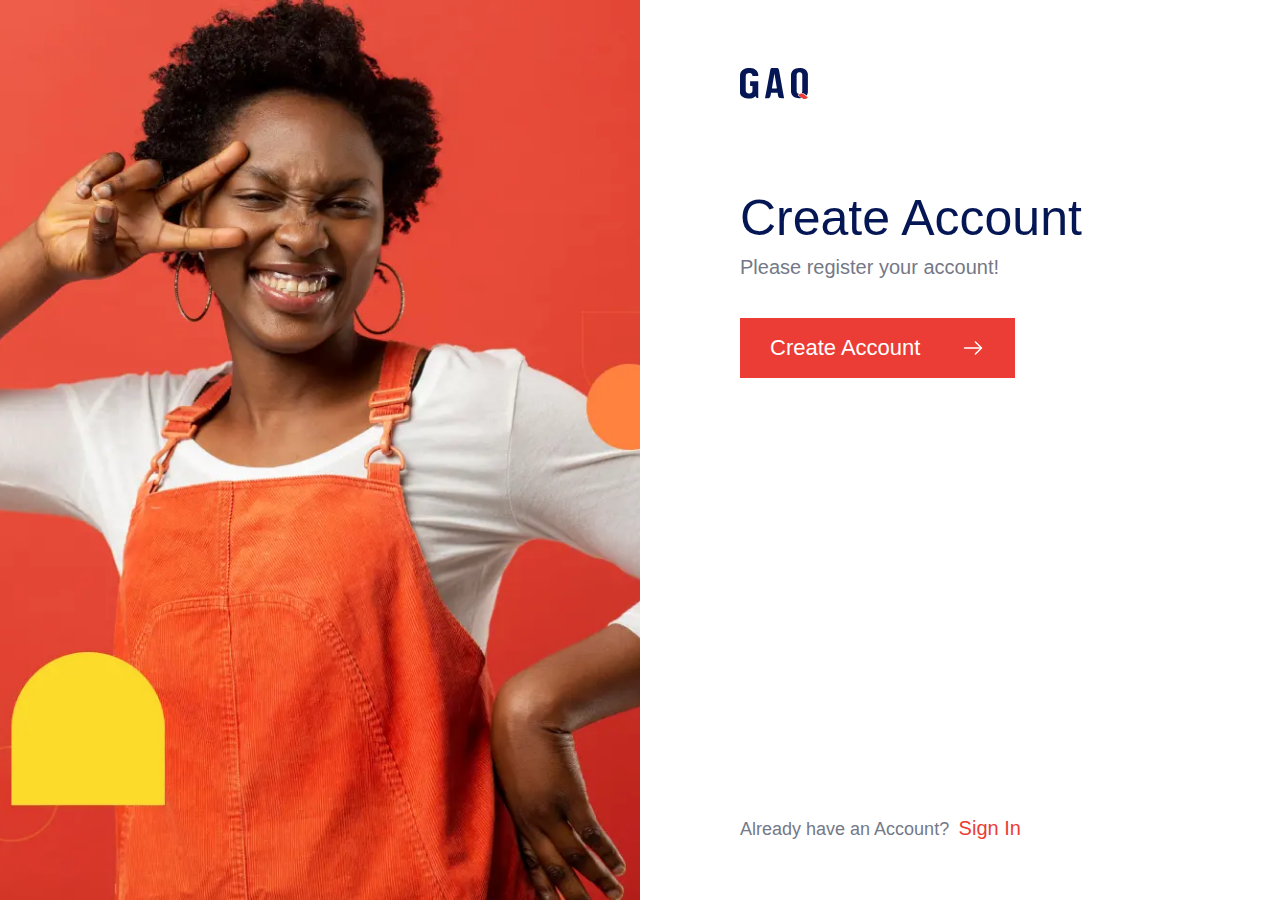
<file: index.html>
<!DOCTYPE html>
<html lang="en">
	 <head>
	<meta charset="UTF-8">
	<meta http-equiv="X-UA-Compatible" content="IE=edge">
	<meta name="viewport" content="width=device-width, initial-scale=1.0">
	<link rel="stylesheet" href="css/style.min.css?_v=20220419151015">
	<link href="https://fonts.googleapis.com/css?family=Autour+One:regular&_v=20220419151015" rel="stylesheet" />
	<title>Main</title>
</head>
	<body>
		<div class="wrapper">
			<header class="header">
    <div class="header__item bg">
        <picture><source srcset="img/bg.webp" type="image/webp"><img src="img/bg.jpg" alt="bg.jpg"></picture>
    </div>
    <div class="header__item info">
        <div class="container">
            <a href="#" class="header__logo">
                <svg width="68" height="31" viewBox="0 0 68 31" fill="none" xmlns="http://www.w3.org/2000/svg">
                    <path d="M15.4931 28.2893C14.2149 29.4928 12.5767 30.2443 10.8296 30.4286C9.81132 30.561 8.78154 30.5812 7.75889 30.4886C5.71935 30.4174 3.74711 29.742 2.09306 28.5484C1.45133 28.1014 0.926391 27.5072 0.562188 26.8157C0.197985 26.1242 0.00519334 25.3555 0 24.5743C0.0157822 18.8057 -0.0138875 13.0371 0.0186633 7.26845C0.0434583 5.69384 0.611693 4.17601 1.62744 2.97129C2.91449 1.47866 4.69949 0.502099 6.6521 0.222393C7.94677 -0.0143474 9.26856 -0.0670663 10.578 0.0657962C12.5768 0.160046 14.4943 0.884124 16.0554 2.13411C17.242 3.09346 18.0114 4.4736 18.2028 5.9861C18.2925 6.65879 18.2393 7.32164 18.2896 8.02093H12.4837C12.4559 7.54778 12.3676 7.08009 12.2212 6.62923C12.1418 6.35451 11.9994 6.102 11.8055 5.8916C11.6115 5.68119 11.3713 5.51865 11.1037 5.41682C10.4941 5.13302 9.82802 4.99106 9.15551 5.00164C8.483 5.01222 7.8216 5.17506 7.22127 5.47789C6.82213 5.67929 6.48311 5.98195 6.23813 6.35553C5.99315 6.72911 5.8509 7.16044 5.82561 7.60626C5.61946 9.72874 5.75843 11.8581 5.73771 13.9836C5.71207 16.6221 5.72489 19.2617 5.73771 21.9002C5.68331 22.6984 5.86479 23.495 6.25956 24.1912C6.50894 24.5591 6.83887 24.8656 7.2244 25.0874C7.60993 25.3093 8.04096 25.4406 8.48484 25.4715C9.20043 25.5703 9.92925 25.5028 10.6145 25.2745C11.0834 25.1468 11.5024 24.8801 11.8162 24.5096C12.13 24.139 12.3239 23.6822 12.3722 23.1993C12.6149 21.525 12.3979 19.8398 12.4896 18.1152H10.1035V13.238H18.26V30.0513C17.7964 30.0513 17.3259 30.072 16.8573 30.0445C16.5358 30.0257 16.4766 29.6771 16.3079 29.4811C16.0136 29.0998 15.7416 28.7019 15.4931 28.2893Z" fill="#051655"/>
                    <path d="M44.0748 30.1413C42.7027 30.1413 41.3336 30.1797 39.9685 30.1235C39.6887 30.0869 39.4229 29.9793 39.1965 29.8111C38.9701 29.6428 38.7907 29.4194 38.6753 29.1623C38.2271 28.297 37.9435 27.3563 37.8389 26.3878C37.7511 25.8411 37.7037 25.2896 37.6337 24.7134H31.0505C30.8789 25.7358 30.7369 26.7414 30.5346 27.7351C30.4232 28.5147 30.0545 29.2349 29.4871 29.7818C29.2706 29.9937 28.9848 30.1203 28.6822 30.1383C27.469 30.16 26.2557 30.1472 25 30.1472C25.3423 28.4019 25.7033 26.7 26.0071 24.9803C26.3829 22.8588 26.7962 20.7452 27.2065 18.6316C27.6376 16.4136 28.0075 14.1838 28.4228 11.9618C28.7424 10.2569 29.1064 8.56092 29.424 6.85604C29.7525 5.0901 30.0158 3.31038 30.3719 1.55035C30.4138 1.11782 30.6224 0.718481 30.9537 0.436734C31.285 0.154986 31.7131 0.0128845 32.1474 0.0404618C33.6852 0.0512958 35.2239 0.0729637 36.7607 0.0404618C37.2652 -0.0223134 37.7741 0.11582 38.1773 0.424951C38.5805 0.734083 38.8455 1.18934 38.915 1.69216C39.2365 3.04542 39.4289 4.42824 39.6785 5.79825C39.8758 6.88854 40.0809 7.97786 40.2762 9.06815C40.511 10.381 40.7359 11.6949 40.9667 13.0078C41.1857 14.231 41.4155 15.4533 41.6374 16.6766C41.8774 18.0029 42.1152 19.3299 42.3506 20.6576C42.541 21.7193 42.7284 22.782 42.9227 23.8428C43.1594 25.1389 43.404 26.4341 43.6408 27.7302C43.7907 28.5191 43.9278 29.3159 44.0748 30.1413ZM34.4624 5.85833C34.4151 5.9125 34.351 5.95191 34.3431 6.00017C34.2445 6.60589 34.1458 7.21357 34.0471 7.82027C33.8785 8.82488 33.7029 9.82752 33.5313 10.8311C33.334 11.9822 33.1367 13.1335 32.9394 14.2852C32.7372 15.4671 32.5282 16.649 32.3319 17.8309C32.2165 18.5262 32.1089 19.2235 32.0221 19.9228C32.0074 19.9911 32.0086 20.0618 32.0255 20.1295C32.0425 20.1973 32.0748 20.2602 32.12 20.3135C32.1652 20.3668 32.222 20.409 32.2861 20.4369C32.3501 20.4648 32.4198 20.4776 32.4897 20.4744C33.8114 20.4928 35.1332 20.4928 36.455 20.4744C36.7992 20.4744 37.0172 20.2488 36.887 19.9002C36.8149 19.6561 36.766 19.4058 36.741 19.1526C36.3464 16.91 35.9933 14.6595 35.6106 12.4149C35.2427 10.2323 34.8501 8.05763 34.4624 5.85833Z" fill="#051655"/>
                    <path d="M61.8245 24.9709C62.1651 24.2791 62.3233 23.512 62.2841 22.7421C62.2713 17.4649 62.2772 12.1878 62.2772 6.91064C62.2977 6.57043 62.2454 6.22979 62.1239 5.91131C62.0023 5.59282 61.8143 5.3038 61.5723 5.06346C61.3303 4.82311 61.0398 4.63692 60.7202 4.51729C60.4006 4.39766 60.0591 4.34732 59.7185 4.36959C59.22 4.33742 58.7196 4.39037 58.2389 4.52619C57.8555 4.66302 57.5149 4.89844 57.2517 5.20866C56.9885 5.51889 56.8118 5.89296 56.7396 6.29312C56.652 6.70926 56.6215 7.13534 56.6489 7.55969C56.6489 12.7295 56.64 17.9012 56.6489 23.0691C56.6489 24.574 57.1776 25.5057 58.6651 25.8554C58.7274 25.8793 58.787 25.91 58.8426 25.947C58.4242 26.354 58.0524 26.8063 57.7339 27.2953L61.4556 30.0865C61.0612 30.1615 60.6614 30.2043 60.2601 30.2146C58.5941 30.3397 56.9202 30.1235 55.3409 29.5793C54.41 29.2641 53.5667 28.7341 52.8792 28.0325C52.1918 27.3309 51.6797 26.4774 51.3845 25.5412C51.1303 24.7683 51.0031 23.9594 51.0077 23.1459C51.0077 17.7289 50.9841 12.3119 51.0196 6.90082C50.9876 5.56637 51.3749 4.25542 52.1271 3.15195C52.8793 2.04848 53.9587 1.20786 55.2137 0.748081C56.9447 0.126189 58.7912 -0.109162 60.6231 0.0586332C61.948 0.116747 63.245 0.458001 64.4266 1.05932C65.2461 1.477 65.9642 2.0685 66.5308 2.79241C67.0973 3.51632 67.4985 4.35513 67.7063 5.25011C67.8446 5.80801 67.9109 6.38128 67.9036 6.95597C67.8967 12.5394 67.9194 18.1238 67.8849 23.7073C67.8868 25.0839 67.3972 26.4161 66.5039 27.4647C65.7759 26.9112 65.0806 26.3459 64.3477 25.8347C63.6077 25.3097 62.7314 25.0097 61.8245 24.9709Z" fill="#051655"/>
                    <path d="M67.7802 29.2815C67.4845 29.7635 67.0794 30.1693 66.5975 30.466C66.1156 30.7627 65.5706 30.9419 65.0065 30.9893C63.7642 31.0328 62.5547 30.5867 61.639 29.7474C60.6526 28.9594 59.6366 28.2257 58.6344 27.4663C58.4125 27.2979 58.3385 27.1708 58.5526 26.8754C58.829 26.4941 59.1844 26.1768 59.5946 25.9448C60.0047 25.7128 60.4601 25.5717 60.9297 25.531C61.5906 25.4673 62.2575 25.549 62.8834 25.7702C63.5093 25.9914 64.0791 26.3468 64.5527 26.8113C65.5046 27.6071 66.5255 28.3183 67.5188 29.0678C67.5908 29.1219 67.6609 29.183 67.7802 29.2815Z" fill="#EB3D35"/>
                    </svg>
                    
            </a>
            <h3 class="section__title">Create Account</h3>
            <p class="section__text">Please register your account!</p>
            <a href="/form/form.html" class="header__btn">
                <span>Create Account</span>
                <svg width="24" height="24" viewBox="0 0 24 24" fill="none" xmlns="http://www.w3.org/2000/svg">
                    <path d="M14.43 18.8201C14.24 18.8201 14.05 18.7501 13.9 18.6001C13.61 18.3101 13.61 17.8301 13.9 17.5401L19.44 12.0001L13.9 6.46012C13.61 6.17012 13.61 5.69012 13.9 5.40012C14.19 5.11012 14.67 5.11012 14.96 5.40012L21.03 11.4701C21.32 11.7601 21.32 12.2401 21.03 12.5301L14.96 18.6001C14.81 18.7501 14.62 18.8201 14.43 18.8201Z" fill="white"/>
                    <path d="M20.33 12.75H3.5C3.09 12.75 2.75 12.41 2.75 12C2.75 11.59 3.09 11.25 3.5 11.25H20.33C20.74 11.25 21.08 11.59 21.08 12C21.08 12.41 20.74 12.75 20.33 12.75Z" fill="white"/>
                    </svg>
                    
            </a>
            <div class="header__sign-in sign-in">
                <span class="sign-in__text">Already have an Account?</span>
                <a href="#" class="sign-in__link">Sign In</a>
            </div>
        </div>
       
    </div>
</header>
			<main>
			
						</main>
		
		</div>
		<script src="js/app.min.js?_v=20220419151015"></script>
	</body>
</html>
</file>
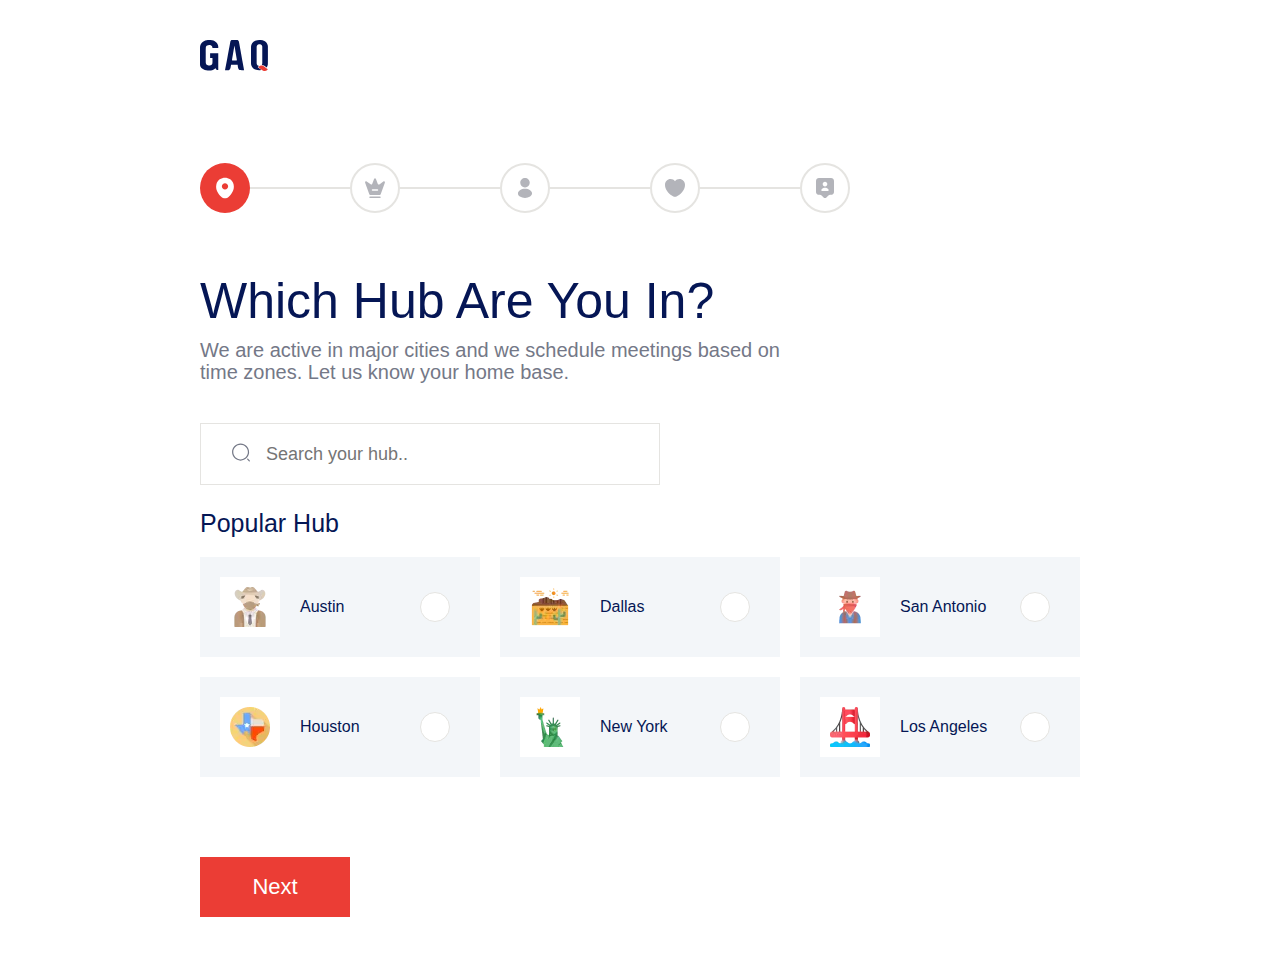
<file: form.html>
<!DOCTYPE html>
<html lang="en">
 <head>
	<meta charset="UTF-8">
	<meta http-equiv="X-UA-Compatible" content="IE=edge">
	<meta name="viewport" content="width=device-width, initial-scale=1.0">
	<link rel="stylesheet" href="css/style.min.css?_v=20220419151015">
	<link href="https://fonts.googleapis.com/css?family=Autour+One:regular&_v=20220419151015" rel="stylesheet" />
	<title>Form</title>
</head>

<body>
	<div class="wrapper">

		<main>
			<section class="form">
				<div class="container">
					<a href="/form/index.html" class="form__logo">
						<svg width="68" height="31" viewBox="0 0 68 31" fill="none" xmlns="http://www.w3.org/2000/svg">
							<path
								d="M15.4931 28.2893C14.2149 29.4928 12.5767 30.2443 10.8296 30.4286C9.81132 30.561 8.78154 30.5812 7.75889 30.4886C5.71935 30.4174 3.74711 29.742 2.09306 28.5484C1.45133 28.1014 0.926391 27.5072 0.562188 26.8157C0.197985 26.1242 0.00519334 25.3555 0 24.5743C0.0157822 18.8057 -0.0138875 13.0371 0.0186633 7.26845C0.0434583 5.69384 0.611693 4.17601 1.62744 2.97129C2.91449 1.47866 4.69949 0.502099 6.6521 0.222393C7.94677 -0.0143474 9.26856 -0.0670663 10.578 0.0657962C12.5768 0.160046 14.4943 0.884124 16.0554 2.13411C17.242 3.09346 18.0114 4.4736 18.2028 5.9861C18.2925 6.65879 18.2393 7.32164 18.2896 8.02093H12.4837C12.4559 7.54778 12.3676 7.08009 12.2212 6.62923C12.1418 6.35451 11.9994 6.102 11.8055 5.8916C11.6115 5.68119 11.3713 5.51865 11.1037 5.41682C10.4941 5.13302 9.82802 4.99106 9.15551 5.00164C8.483 5.01222 7.8216 5.17506 7.22127 5.47789C6.82213 5.67929 6.48311 5.98195 6.23813 6.35553C5.99315 6.72911 5.8509 7.16044 5.82561 7.60626C5.61946 9.72874 5.75843 11.8581 5.73771 13.9836C5.71207 16.6221 5.72489 19.2617 5.73771 21.9002C5.68331 22.6984 5.86479 23.495 6.25956 24.1912C6.50894 24.5591 6.83887 24.8656 7.2244 25.0874C7.60993 25.3093 8.04096 25.4406 8.48484 25.4715C9.20043 25.5703 9.92925 25.5028 10.6145 25.2745C11.0834 25.1468 11.5024 24.8801 11.8162 24.5096C12.13 24.139 12.3239 23.6822 12.3722 23.1993C12.6149 21.525 12.3979 19.8398 12.4896 18.1152H10.1035V13.238H18.26V30.0513C17.7964 30.0513 17.3259 30.072 16.8573 30.0445C16.5358 30.0257 16.4766 29.6771 16.3079 29.4811C16.0136 29.0998 15.7416 28.7019 15.4931 28.2893Z"
								fill="#051655" />
							<path
								d="M44.0748 30.1413C42.7027 30.1413 41.3336 30.1797 39.9685 30.1235C39.6887 30.0869 39.4229 29.9793 39.1965 29.8111C38.9701 29.6428 38.7907 29.4194 38.6753 29.1623C38.2271 28.297 37.9435 27.3563 37.8389 26.3878C37.7511 25.8411 37.7037 25.2896 37.6337 24.7134H31.0505C30.8789 25.7358 30.7369 26.7414 30.5346 27.7351C30.4232 28.5147 30.0545 29.2349 29.4871 29.7818C29.2706 29.9937 28.9848 30.1203 28.6822 30.1383C27.469 30.16 26.2557 30.1472 25 30.1472C25.3423 28.4019 25.7033 26.7 26.0071 24.9803C26.3829 22.8588 26.7962 20.7452 27.2065 18.6316C27.6376 16.4136 28.0075 14.1838 28.4228 11.9618C28.7424 10.2569 29.1064 8.56092 29.424 6.85604C29.7525 5.0901 30.0158 3.31038 30.3719 1.55035C30.4138 1.11782 30.6224 0.718481 30.9537 0.436734C31.285 0.154986 31.7131 0.0128845 32.1474 0.0404618C33.6852 0.0512958 35.2239 0.0729637 36.7607 0.0404618C37.2652 -0.0223134 37.7741 0.11582 38.1773 0.424951C38.5805 0.734083 38.8455 1.18934 38.915 1.69216C39.2365 3.04542 39.4289 4.42824 39.6785 5.79825C39.8758 6.88854 40.0809 7.97786 40.2762 9.06815C40.511 10.381 40.7359 11.6949 40.9667 13.0078C41.1857 14.231 41.4155 15.4533 41.6374 16.6766C41.8774 18.0029 42.1152 19.3299 42.3506 20.6576C42.541 21.7193 42.7284 22.782 42.9227 23.8428C43.1594 25.1389 43.404 26.4341 43.6408 27.7302C43.7907 28.5191 43.9278 29.3159 44.0748 30.1413ZM34.4624 5.85833C34.4151 5.9125 34.351 5.95191 34.3431 6.00017C34.2445 6.60589 34.1458 7.21357 34.0471 7.82027C33.8785 8.82488 33.7029 9.82752 33.5313 10.8311C33.334 11.9822 33.1367 13.1335 32.9394 14.2852C32.7372 15.4671 32.5282 16.649 32.3319 17.8309C32.2165 18.5262 32.1089 19.2235 32.0221 19.9228C32.0074 19.9911 32.0086 20.0618 32.0255 20.1295C32.0425 20.1973 32.0748 20.2602 32.12 20.3135C32.1652 20.3668 32.222 20.409 32.2861 20.4369C32.3501 20.4648 32.4198 20.4776 32.4897 20.4744C33.8114 20.4928 35.1332 20.4928 36.455 20.4744C36.7992 20.4744 37.0172 20.2488 36.887 19.9002C36.8149 19.6561 36.766 19.4058 36.741 19.1526C36.3464 16.91 35.9933 14.6595 35.6106 12.4149C35.2427 10.2323 34.8501 8.05763 34.4624 5.85833Z"
								fill="#051655" />
							<path
								d="M61.8245 24.9709C62.1651 24.2791 62.3233 23.512 62.2841 22.7421C62.2713 17.4649 62.2772 12.1878 62.2772 6.91064C62.2977 6.57043 62.2454 6.22979 62.1239 5.91131C62.0023 5.59282 61.8143 5.3038 61.5723 5.06346C61.3303 4.82311 61.0398 4.63692 60.7202 4.51729C60.4006 4.39766 60.0591 4.34732 59.7185 4.36959C59.22 4.33742 58.7196 4.39037 58.2389 4.52619C57.8555 4.66302 57.5149 4.89844 57.2517 5.20866C56.9885 5.51889 56.8118 5.89296 56.7396 6.29312C56.652 6.70926 56.6215 7.13534 56.6489 7.55969C56.6489 12.7295 56.64 17.9012 56.6489 23.0691C56.6489 24.574 57.1776 25.5057 58.6651 25.8554C58.7274 25.8793 58.787 25.91 58.8426 25.947C58.4242 26.354 58.0524 26.8063 57.7339 27.2953L61.4556 30.0865C61.0612 30.1615 60.6614 30.2043 60.2601 30.2146C58.5941 30.3397 56.9202 30.1235 55.3409 29.5793C54.41 29.2641 53.5667 28.7341 52.8792 28.0325C52.1918 27.3309 51.6797 26.4774 51.3845 25.5412C51.1303 24.7683 51.0031 23.9594 51.0077 23.1459C51.0077 17.7289 50.9841 12.3119 51.0196 6.90082C50.9876 5.56637 51.3749 4.25542 52.1271 3.15195C52.8793 2.04848 53.9587 1.20786 55.2137 0.748081C56.9447 0.126189 58.7912 -0.109162 60.6231 0.0586332C61.948 0.116747 63.245 0.458001 64.4266 1.05932C65.2461 1.477 65.9642 2.0685 66.5308 2.79241C67.0973 3.51632 67.4985 4.35513 67.7063 5.25011C67.8446 5.80801 67.9109 6.38128 67.9036 6.95597C67.8967 12.5394 67.9194 18.1238 67.8849 23.7073C67.8868 25.0839 67.3972 26.4161 66.5039 27.4647C65.7759 26.9112 65.0806 26.3459 64.3477 25.8347C63.6077 25.3097 62.7314 25.0097 61.8245 24.9709Z"
								fill="#051655" />
							<path
								d="M67.7802 29.2815C67.4845 29.7635 67.0794 30.1693 66.5975 30.466C66.1156 30.7627 65.5706 30.9419 65.0065 30.9893C63.7642 31.0328 62.5547 30.5867 61.639 29.7474C60.6526 28.9594 59.6366 28.2257 58.6344 27.4663C58.4125 27.2979 58.3385 27.1708 58.5526 26.8754C58.829 26.4941 59.1844 26.1768 59.5946 25.9448C60.0047 25.7128 60.4601 25.5717 60.9297 25.531C61.5906 25.4673 62.2575 25.549 62.8834 25.7702C63.5093 25.9914 64.0791 26.3468 64.5527 26.8113C65.5046 27.6071 66.5255 28.3183 67.5188 29.0678C67.5908 29.1219 67.6609 29.183 67.7802 29.2815Z"
								fill="#EB3D35" />
						</svg>

					</a>
					<form action="#" class="form__steps steps">
						<div class="steps__numbers">
							<div class="steps__progress progress">
								<div class="progress__success">

								</div>
							</div>
							<div class="steps__number">
								<svg width="24" height="24" viewBox="0 0 24 24" fill="none"
									xmlns="http://www.w3.org/2000/svg">
									<path
										d="M20.62 8.45C19.57 3.83 15.54 1.75 12 1.75C12 1.75 12 1.75 11.99 1.75C8.45997 1.75 4.41997 3.82 3.36997 8.44C2.19997 13.6 5.35997 17.97 8.21997 20.72C9.27997 21.74 10.64 22.25 12 22.25C13.36 22.25 14.72 21.74 15.77 20.72C18.63 17.97 21.79 13.61 20.62 8.45ZM12 13.46C10.26 13.46 8.84997 12.05 8.84997 10.31C8.84997 8.57 10.26 7.16 12 7.16C13.74 7.16 15.15 8.57 15.15 10.31C15.15 12.05 13.74 13.46 12 13.46Z"
										fill="#B3B4BA" />
								</svg>
							</div>
							<div class="steps__number">
								<svg width="24" height="24" viewBox="0 0 24 24" fill="none"
									xmlns="http://www.w3.org/2000/svg">
									<path
										d="M17 22H7C6.59 22 6.25 21.66 6.25 21.25C6.25 20.84 6.59 20.5 7 20.5H17C17.41 20.5 17.75 20.84 17.75 21.25C17.75 21.66 17.41 22 17 22Z"
										fill="#B3B4BA" />
									<path
										d="M20.35 5.51998L16.35 8.37998C15.82 8.75998 15.06 8.52998 14.83 7.91998L12.94 2.87998C12.62 2.00998 11.39 2.00998 11.07 2.87998L9.16998 7.90998C8.93998 8.52998 8.18997 8.75998 7.65998 8.36998L3.65998 5.50998C2.85998 4.94998 1.79998 5.73998 2.12998 6.66998L6.28998 18.32C6.42998 18.72 6.80998 18.98 7.22998 18.98H16.76C17.18 18.98 17.56 18.71 17.7 18.32L21.86 6.66998C22.2 5.73998 21.14 4.94998 20.35 5.51998ZM14.5 14.75H9.49998C9.08998 14.75 8.74998 14.41 8.74998 14C8.74998 13.59 9.08998 13.25 9.49998 13.25H14.5C14.91 13.25 15.25 13.59 15.25 14C15.25 14.41 14.91 14.75 14.5 14.75Z"
										fill="#B3B4BA" />
								</svg>

							</div>
							<div class="steps__number">
								<svg width="24" height="24" viewBox="0 0 24 24" fill="none"
									xmlns="http://www.w3.org/2000/svg">
									<path
										d="M12 2C9.38 2 7.25 4.13 7.25 6.75C7.25 9.32 9.26 11.4 11.88 11.49C11.96 11.48 12.04 11.48 12.1 11.49C12.12 11.49 12.13 11.49 12.15 11.49C12.16 11.49 12.16 11.49 12.17 11.49C14.73 11.4 16.74 9.32 16.75 6.75C16.75 4.13 14.62 2 12 2Z"
										fill="#B3B4BA" />
									<path
										d="M17.08 14.15C14.29 12.29 9.73996 12.29 6.92996 14.15C5.65996 15 4.95996 16.15 4.95996 17.38C4.95996 18.61 5.65996 19.75 6.91996 20.59C8.31996 21.53 10.16 22 12 22C13.84 22 15.68 21.53 17.08 20.59C18.34 19.74 19.04 18.6 19.04 17.36C19.03 16.13 18.34 14.99 17.08 14.15Z"
										fill="#B3B4BA" />
								</svg>

							</div>
							<div class="steps__number">
								<svg width="24" height="24" viewBox="0 0 24 24" fill="none"
									xmlns="http://www.w3.org/2000/svg">
									<path
										d="M16.44 3.09998C14.63 3.09998 13.01 3.97998 12 5.32998C10.99 3.97998 9.37 3.09998 7.56 3.09998C4.49 3.09998 2 5.59998 2 8.68998C2 9.87998 2.19 10.98 2.52 12C4.1 17 8.97 19.99 11.38 20.81C11.72 20.93 12.28 20.93 12.62 20.81C15.03 19.99 19.9 17 21.48 12C21.81 10.98 22 9.87998 22 8.68998C22 5.59998 19.51 3.09998 16.44 3.09998Z"
										fill="#B3B4BA" />
								</svg>

							</div>
							<div class="steps__number">
								<svg width="24" height="24" viewBox="0 0 24 24" fill="none"
									xmlns="http://www.w3.org/2000/svg">
									<path
										d="M18 2H6C4.34 2 3 3.33 3 4.97V15.88C3 17.52 4.34 18.85 6 18.85H6.76C7.56 18.85 8.32 19.16 8.88 19.72L10.59 21.41C11.37 22.18 12.64 22.18 13.42 21.41L15.13 19.72C15.69 19.16 16.46 18.85 17.25 18.85H18C19.66 18.85 21 17.52 21 15.88V4.97C21 3.33 19.66 2 18 2ZM12 5.75C13.29 5.75 14.33 6.79 14.33 8.08C14.33 9.37 13.29 10.41 12 10.41C10.71 10.41 9.67 9.36 9.67 8.08C9.67 6.79 10.71 5.75 12 5.75ZM14.68 15.06H9.32C8.51 15.06 8.04 14.16 8.49 13.49C9.17 12.48 10.49 11.8 12 11.8C13.51 11.8 14.83 12.48 15.51 13.49C15.96 14.16 15.48 15.06 14.68 15.06Z"
										fill="#B3B4BA" />
								</svg>

							</div>
						</div>
						<div class="form__container">
							<div class="form__step">
								<h3 class="section__title form__title">Which Hub Are You In?</h3>
								<p class="section__text form__text">We are active in major cities and we schedule
									meetings based on time zones. Let us know your home base.</p>
								<div class="form__input">
									<input type="text" class="input" placeholder="Search your hub..">
									<div class="input__img">
										<svg width="20" height="20" viewBox="0 0 20 20" fill="none"
											xmlns="http://www.w3.org/2000/svg">
											<path
												d="M9.58329 18.125C4.87496 18.125 1.04163 14.2916 1.04163 9.58329C1.04163 4.87496 4.87496 1.04163 9.58329 1.04163C14.2916 1.04163 18.125 4.87496 18.125 9.58329C18.125 14.2916 14.2916 18.125 9.58329 18.125ZM9.58329 2.29163C5.55829 2.29163 2.29163 5.56663 2.29163 9.58329C2.29163 13.6 5.55829 16.875 9.58329 16.875C13.6083 16.875 16.875 13.6 16.875 9.58329C16.875 5.56663 13.6083 2.29163 9.58329 2.29163Z"
												fill="#747887" />
											<path
												d="M18.3333 18.9583C18.175 18.9583 18.0166 18.9 17.8916 18.775L16.225 17.1083C15.9833 16.8666 15.9833 16.4666 16.225 16.225C16.4666 15.9833 16.8666 15.9833 17.1083 16.225L18.775 17.8916C19.0166 18.1333 19.0166 18.5333 18.775 18.775C18.65 18.9 18.4916 18.9583 18.3333 18.9583Z"
												fill="#747887" />
										</svg>

									</div>

								</div>
								<div class="form__item">
									<div class="form__item-title">
										Popular Hub
									</div>
									<div class="radio__buttons">
										<label class="radio__item">
											<input type="radio" name="radio" class="radio__input">
											<div class="fake"></div>
											<div class="img"><picture><source srcset="img/form/radio/1.webp" type="image/webp"><img src="img/form/radio/1.png" alt="1.png"></picture></div>
											<div class="text">Austin</div>
											<div class="border"></div>
										</label>
										<label class="radio__item">
											<input type="radio" name="radio" class="radio__input">
											<div class="fake"></div>
											<div class="img"><picture><source srcset="img/form/radio/2.webp" type="image/webp"><img src="img/form/radio/2.png" alt="1.png"></picture></div>
											<div class="text">Dallas</div>
											<div class="border"></div>
										</label>
										<label class="radio__item">
											<input type="radio" name="radio" class="radio__input">
											<div class="fake"></div>
											<div class="img"><picture><source srcset="img/form/radio/3.webp" type="image/webp"><img src="img/form/radio/3.png" alt="1.png"></picture></div>
											<div class="text">San Antonio</div>
											<div class="border"></div>
										</label>
										<label class="radio__item">
											<input type="radio" name="radio" class="radio__input">
											<div class="fake"></div>
											<div class="img"><picture><source srcset="img/form/radio/4.webp" type="image/webp"><img src="img/form/radio/4.png" alt="1.png"></picture></div>
											<div class="text">Houston</div>
											<div class="border"></div>
										</label>
										<label class="radio__item">
											<input type="radio" name="radio" class="radio__input">
											<div class="fake"></div>
											<div class="img"><picture><source srcset="img/form/radio/5.webp" type="image/webp"><img src="img/form/radio/5.png" alt="1.png"></picture></div>
											<div class="text">New York </div>
											<div class="border"></div>
										</label>
										<label class="radio__item">
											<input type="radio" name="radio" class="radio__input">
											<div class="fake"></div>
											<div class="img"><picture><source srcset="img/form/radio/6.webp" type="image/webp"><img src="img/form/radio/6.png" alt="1.png"></picture></div>
											<div class="text">Los Angeles</div>
											<div class="border"></div>
										</label>
									</div>
								</div>
							</div>
							<div class="form__step">
								<h3 class="section__title form__title">What Are Your Objectives??</h3>
								<p class="section__text form__text">Select up to 3 objectives. These will be kept private from other users but help us find relevant matches.</p>
								
								<div class="form__item">
									<div class="form__item-title">
										Select Objectives
									</div>
									<div class="checkbox__buttons">
										<label class="checkbox__item">
											<input type="checkbox" name="radio" class="checkbox__input">
											<div class="fake"></div>
											<div class="img"><picture><source srcset="img/form/checkbox/1.webp" type="image/webp"><img src="img/form/checkbox/1.png" alt="1.png"></picture></div>
											<div class="text">Brainstorm with peers</div>
											<div class="border"></div>
										</label>
										<label class="checkbox__item">
											<input type="checkbox" name="radio" class="checkbox__input">
											<div class="fake"></div>
											<div class="img"><picture><source srcset="img/form/checkbox/2.webp" type="image/webp"><img src="img/form/checkbox/2.png" alt="1.png"></picture></div>
											<div class="text">Grow your team</div>
											<div class="border"></div>
										</label>
										<label class="checkbox__item">
											<input type="checkbox" name="radio" class="checkbox__input">
											<div class="fake"></div>
											<div class="img"><picture><source srcset="img/form/checkbox/3.webp" type="image/webp"><img src="img/form/checkbox/3.png" alt="1.png"></picture></div>
											<div class="text">Start a company</div>
											<div class="border"></div>
										</label>
										<label class="checkbox__item">
											<input type="checkbox" name="radio" class="checkbox__input">
											<div class="fake"></div>
											<div class="img"><picture><source srcset="img/form/checkbox/4.webp" type="image/webp"><img src="img/form/checkbox/4.png" alt="1.png"></picture></div>
											<div class="text">Explore other companies</div>
											<div class="border"></div>
										</label>
										<label class="checkbox__item">
											<input type="checkbox" name="radio" class="checkbox__input">
											<div class="fake"></div>
											<div class="img"><picture><source srcset="img/form/checkbox/5.webp" type="image/webp"><img src="img/form/checkbox/5.png" alt="1.png"></picture></div>
											<div class="text">Business development</div>
											<div class="border"></div>
										</label>
										<label class="checkbox__item">
											<input type="checkbox" name="radio" class="checkbox__input">
											<div class="fake"></div>
											<div class="img"><picture><source srcset="img/form/checkbox/6.webp" type="image/webp"><img src="img/form/checkbox/6.png" alt="1.png"></picture></div>
											<div class="text">Invest</div>
											<div class="border"></div>
										</label>
										<label class="checkbox__item">
											<input type="checkbox" name="radio" class="checkbox__input">
											<div class="fake"></div>
											<div class="img"><picture><source srcset="img/form/checkbox/7.webp" type="image/webp"><img src="img/form/checkbox/7.png" alt="1.png"></picture></div>
											<div class="text">Explore new projects</div>
											<div class="border"></div>
										</label>
										<label class="checkbox__item">
											<input type="checkbox" name="radio" class="checkbox__input">
											<div class="fake"></div>
											<div class="img"><picture><source srcset="img/form/checkbox/8.webp" type="image/webp"><img src="img/form/checkbox/8.png" alt="1.png"></picture></div>
											<div class="text">Mentor others</div>
											<div class="border"></div>
										</label>
										<label class="checkbox__item">
											<input type="checkbox" name="radio" class="checkbox__input">
											<div class="fake"></div>
											<div class="img"><picture><source srcset="img/form/checkbox/9.webp" type="image/webp"><img src="img/form/checkbox/9.png" alt="1.png"></picture></div>
											<div class="text">Organize events</div>
											<div class="border"></div>
										</label>
										<label class="checkbox__item">
											<input type="checkbox" name="radio" class="checkbox__input">
											<div class="fake"></div>
											<div class="img"><picture><source srcset="img/form/checkbox/10.webp" type="image/webp"><img src="img/form/checkbox/10.png" alt="1.png"></picture></div>
											<div class="text">Raise funding</div>
											<div class="border"></div>
										</label>
										<label class="checkbox__item">
											<input type="checkbox" name="radio" class="checkbox__input">
											<div class="fake"></div>
											<div class="img"><picture><source srcset="img/form/checkbox/11.webp" type="image/webp"><img src="img/form/checkbox/11.png" alt="1.png"></picture></div>
											<div class="text">Brainstorm with peers</div>
											<div class="border"></div>
										</label>
										<label class="checkbox__item">
											<input type="checkbox" name="radio" class="checkbox__input">
											<div class="fake"></div>
											<div class="img"><picture><source srcset="img/form/checkbox/12.webp" type="image/webp"><img src="img/form/checkbox/12.png" alt="1.png"></picture></div>
											<div class="text">Brainstorm with peers</div>
											<div class="border"></div>
										</label>
										
									</div>
								</div>
							</div>
							
							<div class="form__step">
								<h3 class="section__title form__title">Fill Your Profile</h3>
								<p class="section__text form__text">This basic information will be shown to your matches every week. Tell us what you would like to show!</p>
									<div class="fileuploader">
										<div class="fileuploader__item label">
											<label class="fileuploader__label label-container">
												<input type="file" class="label-container__input">
												<div class="label-container__item">
													<div class="label-container__img"><img src="img/form/label/1.svg" alt="img"></div>
													<div class="label-container__text">Upload Your Photo</div>
												</div>
											</label>
										</div>
										<div class="fileuploader__item profile">
											<h3 class="fileuploader__title">Other Profile</h3>
											<div class="form__input profile-input">
												<input type="text" class="input" placeholder="LinkedIn URL">
												<div class="input__img">
													<svg width="20" height="20" viewBox="0 0 20 20" fill="none" xmlns="http://www.w3.org/2000/svg">
														<path d="M5.78341 4.16668C5.78319 4.6087 5.60738 5.03254 5.29466 5.34494C4.98195 5.65735 4.55793 5.83273 4.11591 5.83251C3.67388 5.83229 3.25004 5.65648 2.93764 5.34377C2.62524 5.03105 2.44985 4.60704 2.45007 4.16501C2.45029 3.72298 2.6261 3.29915 2.93882 2.98674C3.25153 2.67434 3.67555 2.49896 4.11757 2.49918C4.5596 2.4994 4.98344 2.6752 5.29584 2.98792C5.60825 3.30064 5.78363 3.72465 5.78341 4.16668ZM5.83341 7.06668H2.50007V17.5H5.83341V7.06668ZM11.1001 7.06668H7.78341V17.5H11.0667V12.025C11.0667 8.97501 15.0417 8.69168 15.0417 12.025V17.5H18.3334V10.8917C18.3334 5.75001 12.4501 5.94168 11.0667 8.46668L11.1001 7.06668Z" fill="#747887"/>
														</svg>
														
			
												</div>
			
											</div>
											<div class="form__input profile-input">
												<input type="text" class="input" placeholder="Twitter URL">
												<div class="input__img">
													<svg width="20" height="20" viewBox="0 0 20 20" fill="none" xmlns="http://www.w3.org/2000/svg">
														<path d="M18.4683 4.71333C17.8321 4.99474 17.1574 5.17956 16.4666 5.26167C17.1947 4.82619 17.7397 4.14085 17.9999 3.33333C17.3166 3.74 16.5674 4.025 15.7866 4.17917C15.2621 3.61798 14.5669 3.2458 13.809 3.12049C13.0512 2.99517 12.2732 3.12374 11.596 3.48621C10.9187 3.84868 10.3802 4.42474 10.0642 5.12483C9.74812 5.82492 9.67221 6.60982 9.84825 7.3575C8.46251 7.28805 7.10686 6.92794 5.86933 6.30055C4.63179 5.67317 3.54003 4.79254 2.66492 3.71583C2.35516 4.24788 2.19238 4.85269 2.19326 5.46833C2.19326 6.67667 2.80826 7.74417 3.74326 8.36917C3.18993 8.35175 2.64878 8.20232 2.16492 7.93333V7.97667C2.16509 8.78142 2.44356 9.56135 2.95313 10.1842C3.46269 10.8071 4.17199 11.2346 4.96075 11.3942C4.4471 11.5334 3.90851 11.5539 3.38576 11.4542C3.60814 12.1469 4.04159 12.7527 4.62541 13.1868C5.20924 13.6209 5.9142 13.8615 6.64159 13.875C5.91866 14.4428 5.0909 14.8625 4.20566 15.1101C3.32041 15.3578 2.39503 15.4285 1.48242 15.3183C3.0755 16.3429 4.93 16.8868 6.82409 16.885C13.2349 16.885 16.7408 11.5742 16.7408 6.96833C16.7408 6.81833 16.7366 6.66667 16.7299 6.51833C17.4123 6.02514 18.0013 5.41418 18.4691 4.71417L18.4683 4.71333Z" fill="#747887"/>
														</svg>
														
			
												</div>
			
											</div>
											
										</div>
									</div>
							</div>
							<div class="form__step">
								<h3 class="section__title form__title">What Are You Interested In?</h3>
								<p class="section__text form__text">Select from the list and add your own interests.</p>
								<div class="form__input">
									<input type="text" class="input" placeholder="Search your hub..">
									<div class="input__img">
										<svg width="20" height="20" viewBox="0 0 20 20" fill="none"
											xmlns="http://www.w3.org/2000/svg">
											<path
												d="M9.58329 18.125C4.87496 18.125 1.04163 14.2916 1.04163 9.58329C1.04163 4.87496 4.87496 1.04163 9.58329 1.04163C14.2916 1.04163 18.125 4.87496 18.125 9.58329C18.125 14.2916 14.2916 18.125 9.58329 18.125ZM9.58329 2.29163C5.55829 2.29163 2.29163 5.56663 2.29163 9.58329C2.29163 13.6 5.55829 16.875 9.58329 16.875C13.6083 16.875 16.875 13.6 16.875 9.58329C16.875 5.56663 13.6083 2.29163 9.58329 2.29163Z"
												fill="#747887" />
											<path
												d="M18.3333 18.9583C18.175 18.9583 18.0166 18.9 17.8916 18.775L16.225 17.1083C15.9833 16.8666 15.9833 16.4666 16.225 16.225C16.4666 15.9833 16.8666 15.9833 17.1083 16.225L18.775 17.8916C19.0166 18.1333 19.0166 18.5333 18.775 18.775C18.65 18.9 18.4916 18.9583 18.3333 18.9583Z"
												fill="#747887" />
										</svg>

									</div>

								</div>
								<div class="form__item">
									<div class="form__item-title">
										Business
									</div>
									<div class="checkbox2__buttons">
										<label class="checkbox2__item">
											<input type="checkbox"  class="checkbox__input">
											
											
											<div class="text">Brainstorm with peers</div>
											<div class="border"></div>
										</label>
										<label class="checkbox2__item">
											<input type="checkbox"  class="checkbox__input">
											
											
											<div class="text">Marketing</div>
											<div class="border"></div>
										</label>
										<label class="checkbox2__item">
											<input type="checkbox"  class="checkbox__input">
											
											
											<div class="text">Sales</div>
											<div class="border"></div>
										</label>
										<label class="checkbox2__item">
											<input type="checkbox"  class="checkbox__input">
											
											
											<div class="text">Consulting</div>
											<div class="border"></div>
										</label>
										<label class="checkbox2__item">
											<input type="checkbox"  class="checkbox__input">
											
											
											<div class="text">E-commerce</div>
											<div class="border"></div>
										</label>
										<label class="checkbox2__item">
											<input type="checkbox"  class="checkbox__input">
											
											
											<div class="text">Retail</div>
											<div class="border"></div>
										</label>
										<label class="checkbox2__item">
											<input type="checkbox"  class="checkbox__input">
											
											
											<div class="text">Real Estate</div>
											<div class="border"></div>
										</label>
									</div>
								</div>
								<div class="form__item">
									<div class="form__item-title">
										Investing & Finance
									</div>
									<div class="checkbox2__buttons">
										<label class="checkbox2__item">
											<input type="checkbox"  class="checkbox__input">
											
											
											<div class="text">Angle Investing</div>
											<div class="border"></div>
										</label>
										<label class="checkbox2__item">
											<input type="checkbox"  class="checkbox__input">
											
											
											<div class="text">Crypto</div>
											<div class="border"></div>
										</label>
										<label class="checkbox2__item">
											<input type="checkbox"  class="checkbox__input">
											
											
											<div class="text">Quant Finance</div>
											<div class="border"></div>
										</label>
										<label class="checkbox2__item">
											<input type="checkbox"  class="checkbox__input">
											
											
											<div class="text">Venture Capital</div>
											<div class="border"></div>
										</label>
										<label class="checkbox2__item">
											<input type="checkbox"  class="checkbox__input">
											
											
											<div class="text">Investment Banking</div>
											<div class="border"></div>
										</label>
										<label class="checkbox2__item">
											<input type="checkbox"  class="checkbox__input">
											
											
											<div class="text">Economics</div>
											<div class="border"></div>
										</label>
										
									</div>
								</div>
								<div class="form__item">
									<div class="form__item-title">
										Lifestyle
									</div>
									<div class="checkbox2__buttons">
										<label class="checkbox2__item">
											<input type="checkbox"  class="checkbox__input">
											
											
											<div class="text">Travel</div>
											<div class="border"></div>
										</label>
										<label class="checkbox2__item">
											<input type="checkbox"  class="checkbox__input">
											
											
											<div class="text">Fitness</div>
											<div class="border"></div>
										</label>
										<label class="checkbox2__item">
											<input type="checkbox"  class="checkbox__input">
											
											
											<div class="text">Food</div>
											<div class="border"></div>
										</label>
										<label class="checkbox2__item">
											<input type="checkbox"  class="checkbox__input">
											
											
											<div class="text">Writing</div>
											<div class="border"></div>
										</label>
										<label class="checkbox2__item">
											<input type="checkbox"  class="checkbox__input">
											
											
											<div class="text">Reading</div>
											<div class="border"></div>
										</label>
										<label class="checkbox2__item">
											<input type="checkbox"  class="checkbox__input">
											
											
											<div class="text">Dinner Parties</div>
											<div class="border"></div>
										</label>
										<label class="checkbox2__item">
											<input type="checkbox"  class="checkbox__input">
											
											
											<div class="text">Poker</div>
											<div class="border"></div>
										</label>
										<label class="checkbox2__item">
											<input type="checkbox"  class="checkbox__input">
											
											
											<div class="text">Chess</div>
											<div class="border"></div>
										</label>
										<label class="checkbox2__item">
											<input type="checkbox"  class="checkbox__input">
											
											
											<div class="text">Cooking</div>
											<div class="border"></div>
										</label>
										<label class="checkbox2__item">
											<input type="checkbox"  class="checkbox__input">
											
											
											<div class="text">Wellness</div>
											<div class="border"></div>
										</label>
										<label class="checkbox2__item">
											<input type="checkbox"  class="checkbox__input">
											
											
											<div class="text">Parenting</div>
											<div class="border"></div>
										</label>
									</div>
								</div>
							</div>
							<div class="form__step">
								<h3 class="section__title form__title">Tell Us About Your Self</h3>
								<p class="section__text form__text">Select from the list and add your own interests.</p>
								<div class="step__container">
									<div class="form__input">
										<input type="text" class="input" placeholder="First Name">
										<div class="input__img">
											<svg width="20" height="20" viewBox="0 0 20 20" fill="none" xmlns="http://www.w3.org/2000/svg">
												<path d="M10 10.6251C7.35834 10.6251 5.20834 8.47508 5.20834 5.83341C5.20834 3.19175 7.35834 1.04175 10 1.04175C12.6417 1.04175 14.7917 3.19175 14.7917 5.83341C14.7917 8.47508 12.6417 10.6251 10 10.6251ZM10 2.29175C8.05001 2.29175 6.45834 3.88341 6.45834 5.83341C6.45834 7.78341 8.05001 9.37508 10 9.37508C11.95 9.37508 13.5417 7.78341 13.5417 5.83341C13.5417 3.88341 11.95 2.29175 10 2.29175Z" fill="#747887"/>
												<path d="M17.1585 18.9583C16.8168 18.9583 16.5335 18.675 16.5335 18.3333C16.5335 15.4583 13.6001 13.125 10.0001 13.125C6.40013 13.125 3.4668 15.4583 3.4668 18.3333C3.4668 18.675 3.18346 18.9583 2.8418 18.9583C2.50013 18.9583 2.2168 18.675 2.2168 18.3333C2.2168 14.775 5.70846 11.875 10.0001 11.875C14.2918 11.875 17.7835 14.775 17.7835 18.3333C17.7835 18.675 17.5001 18.9583 17.1585 18.9583Z" fill="#747887"/>
												</svg>
												
	
										</div>
	
									</div>
									<div class="form__input">
										<input type="text" class="input" placeholder="Last Name">
										<div class="input__img">
											<svg width="20" height="20" viewBox="0 0 20 20" fill="none" xmlns="http://www.w3.org/2000/svg">
												<path d="M10 10.6251C7.35834 10.6251 5.20834 8.47508 5.20834 5.83341C5.20834 3.19175 7.35834 1.04175 10 1.04175C12.6417 1.04175 14.7917 3.19175 14.7917 5.83341C14.7917 8.47508 12.6417 10.6251 10 10.6251ZM10 2.29175C8.05001 2.29175 6.45834 3.88341 6.45834 5.83341C6.45834 7.78341 8.05001 9.37508 10 9.37508C11.95 9.37508 13.5417 7.78341 13.5417 5.83341C13.5417 3.88341 11.95 2.29175 10 2.29175Z" fill="#747887"/>
												<path d="M17.1585 18.9583C16.8168 18.9583 16.5335 18.675 16.5335 18.3333C16.5335 15.4583 13.6001 13.125 10.0001 13.125C6.40013 13.125 3.4668 15.4583 3.4668 18.3333C3.4668 18.675 3.18346 18.9583 2.8418 18.9583C2.50013 18.9583 2.2168 18.675 2.2168 18.3333C2.2168 14.775 5.70846 11.875 10.0001 11.875C14.2918 11.875 17.7835 14.775 17.7835 18.3333C17.7835 18.675 17.5001 18.9583 17.1585 18.9583Z" fill="#747887"/>
												</svg>
												
	
										</div>
	
									</div>
									<textarea class="form__textarea" placeholder="About Your Self"></textarea>
								</div>
							</div>
						</div>
						<div class="steps__buttons steps-buttons">
							<button class="steps-buttons__prev">Back</button>
							<button class="steps-buttons__next">Next</button>
						</div>
					</form>

					<div class="finish">
						<a href="#" class="finish__logo"><picture><source srcset="img/form/finish/1.webp" type="image/webp"><img src="img/form/finish/1.png" alt="png"></picture></a>
						<h3 class="finish__title">Finish Your Registration</h3>
						<p class="finish__text">Lorem ipsum dolor sit amet, consectetur adipiscing elit, sed do eiusmod tempor incididunt ut labore et dolore magna aliqua.</p>
						<h4 class="finish__subtitle">Why Connect My Google Account?</h4>
						<p class="finish__text">Your contact and calendar data helps us schedule meetings and ensure that your matches are relevant (not matching you with people you already know, for instance).</p>
						<p class="finish__text">
							We’re serious about your privacy and will never share your private data with other users or third parties without your consent.
						</p>
						<a href="#" class="finish__signin">
							<svg width="24" height="24" viewBox="0 0 24 24" fill="none" xmlns="http://www.w3.org/2000/svg">
								<path d="M3.064 7.51C3.89601 5.85324 5.17237 4.46051 6.75043 3.48747C8.32849 2.51443 10.1461 1.99942 12 2C14.695 2 16.959 2.99 18.69 4.605L15.823 7.473C14.786 6.482 13.468 5.977 12 5.977C9.395 5.977 7.19 7.737 6.405 10.1C6.205 10.7 6.091 11.34 6.091 12C6.091 12.66 6.205 13.3 6.405 13.9C7.191 16.264 9.395 18.023 12 18.023C13.345 18.023 14.49 17.668 15.386 17.068C15.9054 16.726 16.3501 16.2822 16.6932 15.7635C17.0363 15.2448 17.2706 14.6619 17.382 14.05H12V10.182H21.418C21.536 10.836 21.6 11.518 21.6 12.227C21.6 15.273 20.51 17.837 18.618 19.577C16.964 21.105 14.7 22 12 22C10.6866 22.0005 9.38604 21.7422 8.17254 21.2399C6.95905 20.7375 5.85645 20.0009 4.92776 19.0722C3.99907 18.1436 3.2625 17.041 2.76013 15.8275C2.25777 14.614 1.99948 13.3134 2 12C2 10.386 2.386 8.86 3.064 7.51Z" fill="white"/>
								</svg>
								<span>Finish Sign Up With Google</span>
						</a>
					</div>
				</div>

			</section>

		</main>
	</div>
	<script src="js/app.min.js?_v=20220419151015"></script>
</body>

</html>
</file>
<file: css/style.min.css>
/*! normalize.css v8.0.1 | MIT License | github.com/necolas/normalize.css */html{line-height:1;-webkit-text-size-adjust:100%}body{margin:0}main{display:block}h1{font-size:2em}hr{-webkit-box-sizing:content-box;box-sizing:content-box;height:0;overflow:visible}pre{font-family:monospace,monospace;font-size:1em}a{background-color:transparent}abbr[title]{border-bottom:none;text-decoration:underline;-webkit-text-decoration:underline dotted;text-decoration:underline dotted}b,strong{font-weight:bolder}code,kbd,samp{font-family:monospace,monospace;font-size:1em}small{font-size:80%}sub,sup{font-size:75%;line-height:0;position:relative;vertical-align:baseline}sub{bottom:-.25em}sup{top:-.5em}img{border-style:none}button,input,optgroup,select,textarea{font-family:inherit;font-size:100%;line-height:1;margin:0}button,input{overflow:visible}button,select{text-transform:none}[type=button],[type=reset],[type=submit],button{-webkit-appearance:button}[type=button]::-moz-focus-inner,[type=reset]::-moz-focus-inner,[type=submit]::-moz-focus-inner,button::-moz-focus-inner{border-style:none;padding:0}[type=button]:-moz-focusring,[type=reset]:-moz-focusring,[type=submit]:-moz-focusring,button:-moz-focusring{outline:1px dotted ButtonText}fieldset{padding:.35em .75em .625em}legend{-webkit-box-sizing:border-box;box-sizing:border-box;color:inherit;display:table;max-width:100%;padding:0;white-space:normal}progress{vertical-align:baseline}textarea{overflow:auto}[type=checkbox],[type=radio]{-webkit-box-sizing:border-box;box-sizing:border-box;padding:0}[type=number]::-webkit-inner-spin-button,[type=number]::-webkit-outer-spin-button{height:auto}[type=search]{-webkit-appearance:textfield;outline-offset:-2px}[type=search]::-webkit-search-decoration{-webkit-appearance:none}::-webkit-file-upload-button{-webkit-appearance:button;font:inherit}details{display:block}summary{display:list-item}template{display:none}[hidden]{display:none}*{margin:0;padding:0;border:0;-webkit-box-sizing:border-box;box-sizing:border-box}::after,::before{-webkit-box-sizing:border-box;box-sizing:border-box}:active,:focus{outline:0}a:active,a:focus{outline:0}button,input,textarea{font-family:inherit}input::-ms-clear{display:none}button{cursor:pointer}a,a:visited{text-decoration:none}a:hover{text-decoration:none}ul{list-style:none}img{vertical-align:top}.header{display:-webkit-box;display:-ms-flexbox;display:flex;height:100vh}.header .container{padding:68px 100px 61px;height:100%;display:-webkit-box;display:-ms-flexbox;display:flex;-webkit-box-orient:vertical;-webkit-box-direction:normal;-ms-flex-direction:column;flex-direction:column;-webkit-box-align:start;-ms-flex-align:start;align-items:flex-start}.header__item{-webkit-box-flex:0;-ms-flex:0 1 50%;flex:0 1 50%}.header__item img{width:100%;height:100%;-o-object-fit:cover;object-fit:cover}.header__logo{margin-bottom:88px;display:inline-block}.header__btn{background:#eb3d35;padding:18px 30px;display:-webkit-inline-box;display:-ms-inline-flexbox;display:inline-flex;-webkit-box-align:center;-ms-flex-align:center;align-items:center;font-style:normal;font-weight:494;font-size:22px;line-height:24px;color:#fff;margin-bottom:auto;-webkit-transition:all .4s ease 0s;-o-transition:all .4s ease 0s;transition:all .4s ease 0s}.header__btn svg{-webkit-transition:all .4s ease 0s;-o-transition:all .4s ease 0s;transition:all .4s ease 0s}.header__btn:hover{background:#d81e15}.header__btn:hover svg{-webkit-transform:translate(10px);-ms-transform:translate(10px);transform:translate(10px)}.header__btn span{margin-right:41px}.sign-in__text{font-style:normal;font-weight:375;font-size:18px;line-height:20px;color:#747887;margin-right:5px}.sign-in__link{font-weight:494;font-size:20px;line-height:22px;color:#eb3d35;-webkit-transition:all .4s ease 0s;-o-transition:all .4s ease 0s;transition:all .4s ease 0s}.sign-in__link:hover{color:#051655}.form .container{padding:40px 200px 50px}.form__logo{display:inline-block;margin-bottom:89px}.form__step{display:none}.form__step.active{display:block}.form__step .form__text{max-width:600px}.form__step .form__input{display:-webkit-box;display:-ms-flexbox;display:flex;position:relative;border:1px solid #e5e4e1;max-width:460px;margin-bottom:40px}.form__step .input{padding:20px 65px;-webkit-box-sizing:border-box;box-sizing:border-box;width:100%;-webkit-box-flex:1;-ms-flex-positive:1;flex-grow:1;color:#051655;font-weight:375;font-size:18px;line-height:20px}.form__step .input:focus{outline:1px solid #eb3d35}.form__step .input__img{position:absolute;top:50%;left:30px;-webkit-transform:translateY(-50%);-ms-transform:translateY(-50%);transform:translateY(-50%)}.steps__numbers{display:-ms-grid;display:grid;grid-gap:100px;-ms-grid-columns:(1fr)[5];grid-template-columns:repeat(5,1fr);position:relative;max-width:-webkit-fit-content;max-width:-moz-fit-content;max-width:fit-content;margin-bottom:60px}.steps__progress{position:absolute;z-index:-1;top:50%;left:0;right:0;-webkit-transform:translateY(-50%);-ms-transform:translateY(-50%);transform:translateY(-50%);height:2px;background:#e5e4e1}.steps__number{display:-webkit-box;display:-ms-flexbox;display:flex;-webkit-box-pack:center;-ms-flex-pack:center;justify-content:center;-webkit-box-align:center;-ms-flex-align:center;align-items:center;border-radius:50%;width:50px;height:50px;background:#fff;border:2px solid #e5e4e1;-webkit-transition:all .5s ease 0s;-o-transition:all .5s ease 0s;transition:all .5s ease 0s}.steps__number.active__number{background:#eb3d35;border-color:transparent}.steps__number.active__number svg path{fill:#fff}.steps__buttons{margin-top:80px}.progress__success{position:absolute;left:0;top:0;height:2px;background:#eb3d35;-webkit-transition:1s;-o-transition:1s;transition:1s}.steps-buttons__prev{padding:18px 49px;background:0 0;font-weight:494;font-size:22px;line-height:24px;-webkit-transition:all .4s ease 0s;-o-transition:all .4s ease 0s;transition:all .4s ease 0s;width:150px;border:1px solid #e5e4e1;margin-right:20px;color:#051655}.steps-buttons__prev:hover{background:#051655;color:#fff}.steps-buttons__next{padding:18px 49px;background:0 0;font-weight:494;font-size:22px;line-height:24px;-webkit-transition:all .4s ease 0s;-o-transition:all .4s ease 0s;transition:all .4s ease 0s;width:150px;background:#eb3d35;color:#fff}.steps-buttons__next:hover{background:#d81e15}.form__item-title{font-weight:494;font-size:25px;line-height:28px;color:#051655;margin-bottom:20px}.radio__buttons{max-width:1120px;display:-ms-grid;display:grid;-ms-grid-columns:(1fr)[3];grid-template-columns:repeat(3,1fr);grid-gap:20px}.radio__item{display:-webkit-box;display:-ms-flexbox;display:flex;padding:20px;background:#f3f6f9;-webkit-box-align:center;-ms-flex-align:center;align-items:center;position:relative}.radio__item .fake{width:30px;height:30px;border-radius:50%;border:1px solid #e5e4e1;position:absolute;top:50%;right:30px;-webkit-transform:translateY(-50%);-ms-transform:translateY(-50%);transform:translateY(-50%);background:#fff;z-index:2}.radio__item .fake::after{position:absolute;content:"";width:20px;height:20px;background:#eb3d35;border-radius:50%;top:50%;left:50%;-webkit-transform:translate(-50%,-50%);-ms-transform:translate(-50%,-50%);transform:translate(-50%,-50%);opacity:0}.radio__item .img{width:60px;height:60px;background:#fff;display:-webkit-box;display:-ms-flexbox;display:flex;-webkit-box-pack:center;-ms-flex-pack:center;justify-content:center;-webkit-box-align:center;-ms-flex-align:center;align-items:center;margin-right:20px;padding:10px;position:relative;z-index:2}.radio__item .img img{width:100%;height:100%;-o-object-fit:cover;object-fit:cover}.radio__item .text{color:#051655;font-style:normal;font-weight:494;font-size:16px;line-height:22px;position:relative;z-index:2}.radio__item .border{position:absolute;top:0;right:0;bottom:0;left:0;border:1px solid #eb3d35;opacity:0;background:#fff;z-index:1}.radio__input{display:none}.radio__input:checked+.fake::after{opacity:1}.radio__input:checked+.fake{border:1px solid #eb3d35}.radio__input:checked~.border{opacity:1}.checkbox__buttons{max-width:1120px;display:-ms-grid;display:grid;-ms-grid-columns:(1fr)[3];grid-template-columns:repeat(3,1fr);grid-gap:20px}.checkbox__item{display:-webkit-box;display:-ms-flexbox;display:flex;padding:20px;background:#f3f6f9;-webkit-box-align:center;-ms-flex-align:center;align-items:center;position:relative}.checkbox__item .fake{width:30px;height:30px;border-radius:5%;border:1px solid #e5e4e1;position:absolute;top:50%;right:30px;-webkit-transform:translateY(-50%);-ms-transform:translateY(-50%);transform:translateY(-50%);background:#fff;z-index:2}.checkbox__item .fake::after{position:absolute;content:"";top:0;right:0;bottom:0;left:0;background:#eb3d35 url(../img/form/checkbox/Vector.svg) center no-repeat;border-radius:5%;opacity:0}.checkbox__item .img{width:60px;height:60px;background:#fff;display:-webkit-box;display:-ms-flexbox;display:flex;-webkit-box-pack:center;-ms-flex-pack:center;justify-content:center;-webkit-box-align:center;-ms-flex-align:center;align-items:center;margin-right:20px;padding:10px;position:relative;z-index:2}.checkbox__item .img img{width:100%;height:100%;-o-object-fit:cover;object-fit:cover}.checkbox__item .text{color:#051655;font-style:normal;font-weight:494;font-size:16px;line-height:22px;position:relative;z-index:2}.checkbox__item .border{position:absolute;top:0;right:0;bottom:0;left:0;border:1px solid #eb3d35;opacity:0;background:#fff;z-index:1}.checkbox__input{display:none}.checkbox__input:checked+.fake::after{opacity:1}.checkbox__input:checked~.border{opacity:1}.fileuploader{display:-webkit-box;display:-ms-flexbox;display:flex}.fileuploader__item.profile{-webkit-box-flex:1;-ms-flex:1 1 100%;flex:1 1 100%}.fileuploader__item.label{margin-right:40px}.fileuploader__label{width:360px;height:360px;display:-webkit-box;display:-ms-flexbox;display:flex;-webkit-box-pack:center;-ms-flex-pack:center;justify-content:center;-webkit-box-align:center;-ms-flex-align:center;align-items:center;background:#e5e4e1;border:2px dashed #051655;cursor:pointer}.fileuploader__title{font-style:normal;font-weight:494;font-size:25px;line-height:28px;color:#051655;margin-bottom:24px}.label-container__item{display:-webkit-box;display:-ms-flexbox;display:flex;-webkit-box-orient:vertical;-webkit-box-direction:normal;-ms-flex-direction:column;flex-direction:column;-webkit-box-pack:center;-ms-flex-pack:center;justify-content:center;-webkit-box-align:center;-ms-flex-align:center;align-items:center}.label-container__img{margin-bottom:35px}.label-container__text{font-style:normal;font-weight:494;font-size:20px;line-height:22px;color:#051655}.label-container__input{display:none}.form__input:first-of-type{margin-bottom:24px}.form .profile-input{max-width:720px;margin-bottom:0}.form .profile-input:first-of-type{margin-bottom:24px}.checkbox2__buttons{display:-webkit-box;display:-ms-flexbox;display:flex;max-width:1088px;gap:10px;-ms-flex-wrap:wrap;flex-wrap:wrap;margin-bottom:30px}.checkbox2__item{-ms-flex-negative:0;flex-shrink:0;position:relative}.checkbox2__item .checkbox__input:checked~.border{border:1px solid #051655}.checkbox2__item .checkbox__input:checked~.text{color:#051655}.checkbox2__item .text{font-style:normal;font-weight:494;font-size:18px;line-height:20px;color:#747887;padding:15px 24px}.checkbox2__item .border{position:absolute;top:0;right:0;bottom:0;left:0;border:1px solid #747887}.step__container{display:-ms-grid;display:grid;-ms-grid-columns:(1fr)[2];grid-template-columns:repeat(2,1fr);grid-gap:10px}.step__container .form__input{margin:0;max-width:100%}.step__container .form__textarea{padding:20px 30px;border:1px solid #e5e4e1;width:100%;min-height:240px;resize:none;-ms-grid-column:1;-ms-grid-column-span:2;grid-column:1/3}.step__container .form__textarea:focus{border:1px solid #eb3d35}.finish{display:none;max-width:600px}.finish__logo{display:inline-block;margin-bottom:40px}.finish__title{font-weight:494;font-size:50px;line-height:56px;color:#051655;margin-bottom:10px}.finish__text{font-weight:375;font-size:20px;line-height:22px;color:#747887;margin-bottom:40px}.finish__subtitle{font-weight:494;font-size:25px;line-height:28px;color:#051655;margin-bottom:10px}.finish__signin{display:-webkit-inline-box;display:-ms-inline-flexbox;display:inline-flex;padding:18px 36px;color:#fff;background:#eb3d35;-webkit-box-align:center;-ms-flex-align:center;align-items:center;-webkit-transition:all .4s ease 0s;-o-transition:all .4s ease 0s;transition:all .4s ease 0s}.finish__signin:hover{background:#d81e15}.finish__signin svg{margin-right:12px}body,html{height:100%}body{font-family:Author One,sans-serif;font-size:16px}.wrapper{min-height:100%;display:-webkit-box;display:-ms-flexbox;display:flex;-webkit-box-orient:vertical;-webkit-box-direction:normal;-ms-flex-direction:column;flex-direction:column;overflow:hidden;max-width:1920px}main{-webkit-box-flex:1;-ms-flex:1 1 100%;flex:1 1 100%;position:relative}.section__title{font-style:normal;font-weight:494;font-size:50px;line-height:56px;margin-bottom:10px;color:#051655}.section__text{font-style:normal;font-weight:375;font-size:20px;line-height:22px;color:#747887;margin-bottom:40px}@media (max-width:1439.98px){.checkbox__buttons{-ms-grid-columns:(1fr)[2];grid-template-columns:repeat(2,1fr)}}@media (max-width:1279.98px){.form .container{padding:40px 100px 50px}}@media (max-width:1023.98px){.header .container{padding:30px 50px}.radio__buttons{-ms-grid-columns:(1fr)[2];grid-template-columns:repeat(2,1fr)}}@media (max-width:999.98px){.steps__numbers{grid-gap:75px}.checkbox__buttons{-ms-grid-columns:(1fr)[1];grid-template-columns:repeat(1,1fr)}.fileuploader{-webkit-box-orient:vertical;-webkit-box-direction:normal;-ms-flex-direction:column;flex-direction:column}.fileuploader__label{margin-bottom:20px}}@media (max-width:767.98px){.header .container{padding:68px 100px 61px}.header__item.bg{display:none}.header__item.info{-webkit-box-flex:1;-ms-flex:1 1 100%;flex:1 1 100%}.form .container{padding:40px}.steps__numbers{grid-gap:50px}.radio__item .text{font-size:14px}}@media (max-width:599.98px){.header .container{padding:30px 50px}.steps__numbers{grid-gap:35px}.radio__buttons{-ms-grid-columns:(1fr)[1];grid-template-columns:repeat(1,1fr)}.radio__item .text{font-size:18px}.step__container{-ms-grid-columns:(1fr)[1];grid-template-columns:repeat(1,1fr)}.step__container .form__textarea{-ms-grid-column:1;-ms-grid-column-span:1;grid-column:1/2}}@media (max-width:479.98px){.form__step .input{padding:20px 20px 20px 50px}.form__step .input__img{left:20px}.steps__numbers{grid-gap:25px;margin-bottom:40px}.steps__number{width:35px;height:35px}.steps__number svg{-webkit-transform:scale(.75);-ms-transform:scale(.75);transform:scale(.75)}.steps__buttons{margin-top:40px}.steps-buttons__prev{font-size:20px;padding:16px 32px;width:125px}.steps-buttons__prev{font-size:20px;padding:16px 24px;width:100px}.steps-buttons__next{font-size:20px;padding:16px 32px;width:125px}.steps-buttons__next{font-size:20px;padding:16px 24px;width:100px}.checkbox__item .img{display:none}.fileuploader__label{width:240px;height:240px}.finish__title{font-size:40px;line-height:125%}.section__title{font-size:40px;line-height:125%}}@media (max-width:389.98px){.header__btn span{margin-right:20px}.finish__signin{padding:18px 18px;font-size:14px}}@media (max-width:374.98px){.header .container{padding:30px}.steps__numbers{grid-gap:20px}.radio__item .text{font-size:14px}.checkbox__item .fake{right:20px}.checkbox__item .text{font-size:14px}}
</file>
